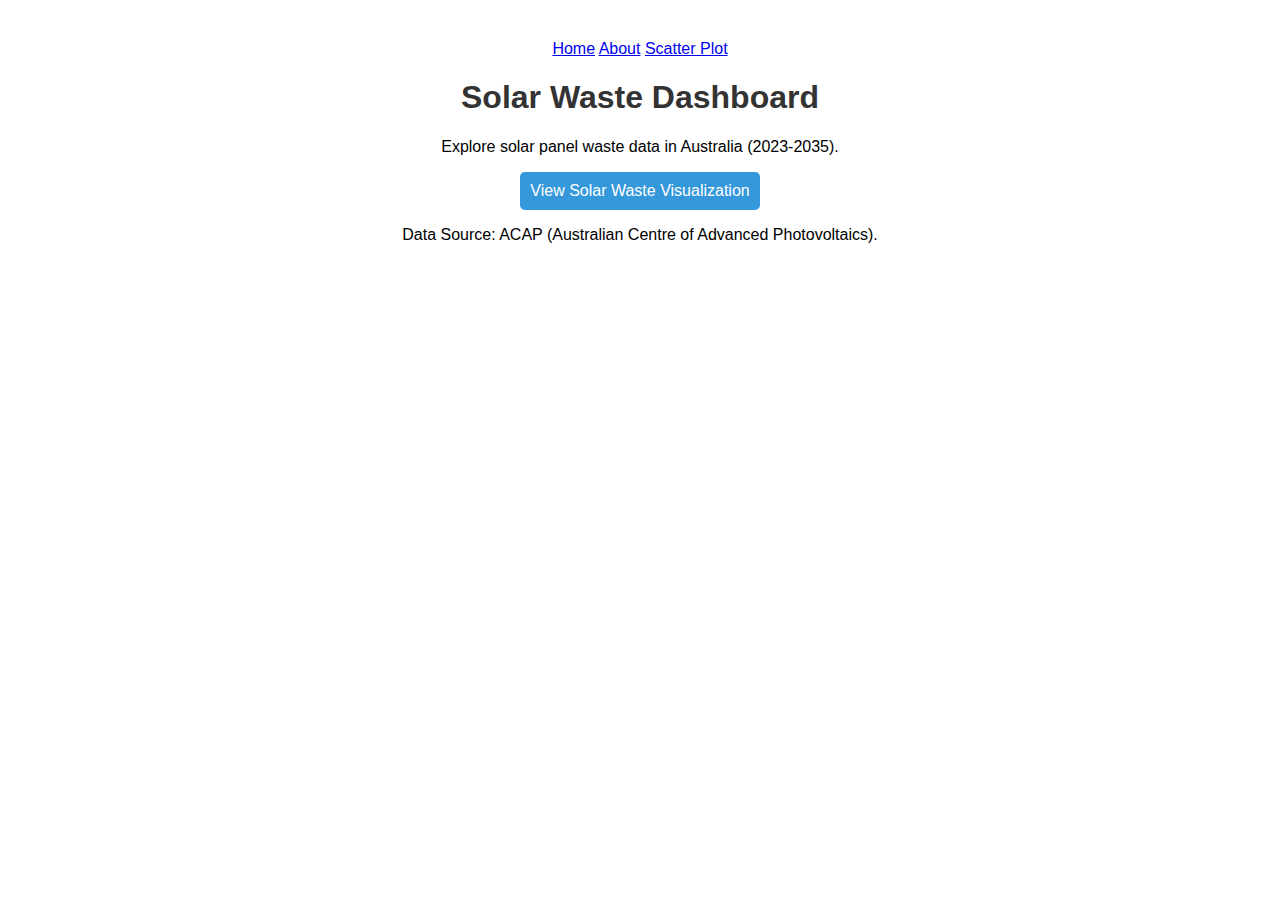
<file: docs/index.html>
<!DOCTYPE html>
<html lang="en">
<head>
    <meta charset="UTF-8">
    <meta name="viewport" content="width=device-width, initial-scale=1.0">
    <title>Solar Waste Dashboard</title>
    <style>
        body { font-family: Arial, sans-serif; margin: 40px; text-align: center; }
        h1 { color: #333; }
        .plot-link { display: inline-block; padding: 10px; background-color: #3498db; color: white; text-decoration: none; border-radius: 5px; }
        .plot-link:hover { background-color: #2980b9; }
    </style>
</head>
<nav>
    <a href="index.html">Home</a>
    <a href="about.html">About</a>
    <a href="visualization1.html">Scatter Plot</a>
</nav>
<body>
    <h1>Solar Waste Dashboard</h1>
    <p>Explore solar panel waste data in Australia (2023-2035).</p>
    <a class="plot-link" href="visualization.html">View Solar Waste Visualization</a>
    <p>Data Source: ACAP (Australian Centre of Advanced Photovoltaics).</ M.
</body>
</html>
</file>
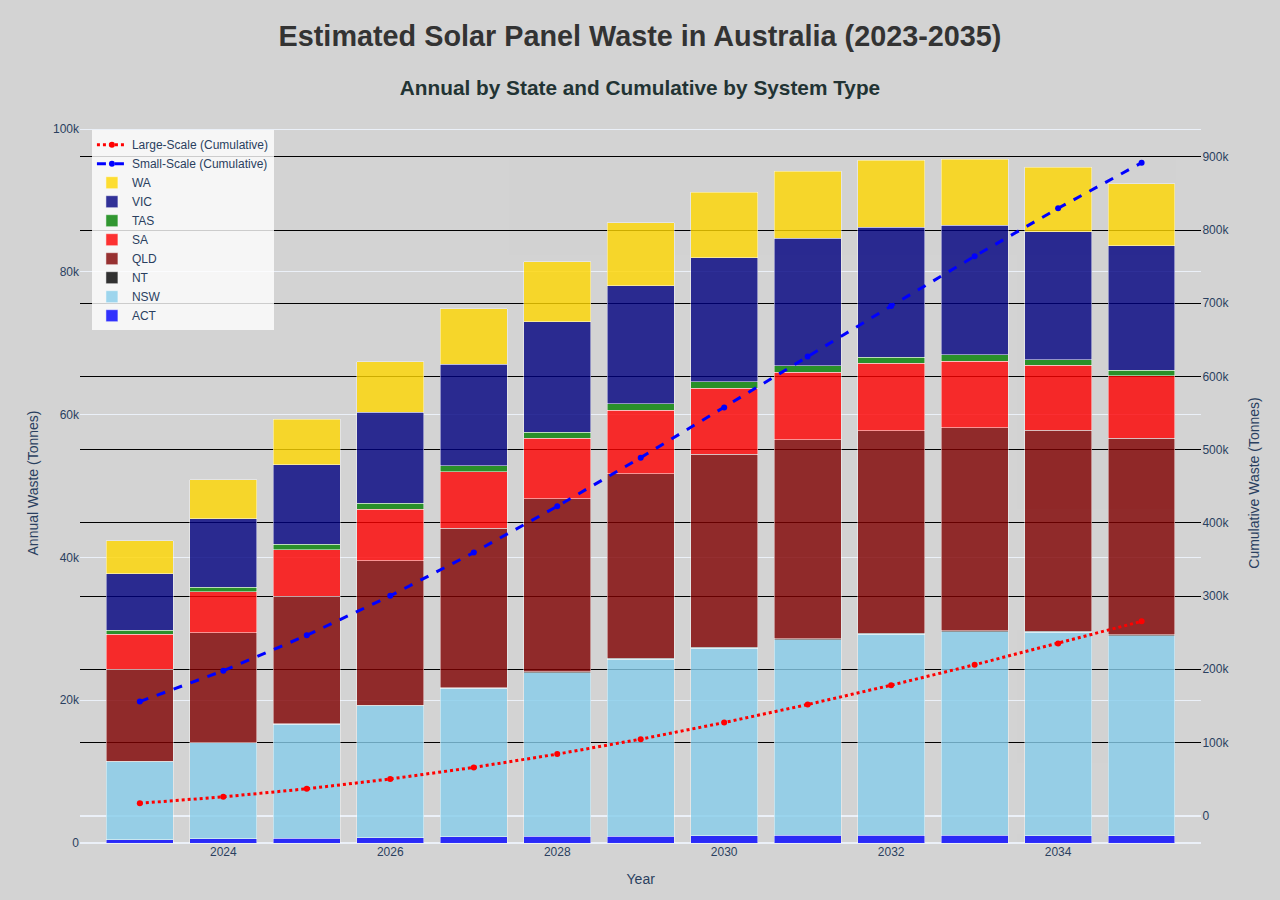
<file: docs/visualization.html>
<!DOCTYPE html>
<html lang="en">
<head>
    <meta charset="UTF-8">
    <meta name="viewport" content="width=device-width, initial-scale=1.0">
    <title>Solar Waste Dashboard</title>
    <script src="https://cdn.plot.ly/plotly-2.34.0.min.js"></script>
    <style>
        body {
            margin: 0;
            padding: 0;
            font-family: Arial, sans-serif;
            display: flex;
            flex-direction: column;
            min-height: 100vh;
            background-color: #d3d3d3;
        }
        h1 {
            text-align: center;
            color: #333;
            margin: 20px 0;
            font-size: 1.8em;
        }
        h2 {
            text-align: center;
            color: #233;
            margin: 3px 0;
            font-size: 1.3em;
        }
        .plotly-graph-div {
            flex: 1;
            width: 100% !important;
            height: calc(100vh - 110px) !important;
        }
        @media (max-width: 600px) {
            h1 { font-size: 1.2em; }
            h2 { font-size: 1.2em; }
            .plotly-graph-div { height: calc(100vh - 60px) !important; }
        }
    </style>
</head>
<body>
    <h1>Estimated Solar Panel Waste in Australia (2023-2035)</h1>
    <h2>Annual by State and Cumulative by System Type</h2>
    <div>                        <script type="text/javascript">window.PlotlyConfig = {MathJaxConfig: 'local'};</script>
        <script charset="utf-8" src="https://cdn.plot.ly/plotly-2.32.0.min.js"></script>                <div id="ec3f061e-db12-4b77-b89e-232fbc4a9c8e" class="plotly-graph-div" style="height:100%; width:100%;"></div>            <script type="text/javascript">                                    window.PLOTLYENV=window.PLOTLYENV || {};                                    if (document.getElementById("ec3f061e-db12-4b77-b89e-232fbc4a9c8e")) {                    Plotly.newPlot(                        "ec3f061e-db12-4b77-b89e-232fbc4a9c8e",                        [{"marker":{"color":"#0000FF"},"name":"ACT","opacity":0.8,"x":[2023,2024,2025,2026,2027,2028,2029,2030,2031,2032,2033,2034,2035],"y":[469,567,664,757,843,918,980,1027,1056,1069,1063,1041,1004],"type":"bar","xaxis":"x","yaxis":"y"},{"marker":{"color":"#87CEEB"},"name":"NSW","opacity":0.8,"x":[2023,2024,2025,2026,2027,2028,2029,2030,2031,2032,2033,2034,2035],"y":[10948,13463,16004,18483,20818,22938,24779,26289,27429,28177,28523,28473,28048],"type":"bar","xaxis":"x","yaxis":"y"},{"marker":{"color":"#000000"},"name":"NT","opacity":0.8,"x":[2023,2024,2025,2026,2027,2028,2029,2030,2031,2032,2033,2034,2035],"y":[28,42,57,72,88,103,116,128,137,144,148,149,148],"type":"bar","xaxis":"x","yaxis":"y"},{"marker":{"color":"#800000"},"name":"QLD","opacity":0.8,"x":[2023,2024,2025,2026,2027,2028,2029,2030,2031,2032,2033,2034,2035],"y":[12889,15390,17854,20199,22350,24243,25824,27053,27904,28365,28438,28139,27496],"type":"bar","xaxis":"x","yaxis":"y"},{"marker":{"color":"#FF0000"},"name":"SA","opacity":0.8,"x":[2023,2024,2025,2026,2027,2028,2029,2030,2031,2032,2033,2034,2035],"y":[4893,5725,6528,7272,7932,8489,8926,9232,9401,9432,9330,9103,8766],"type":"bar","xaxis":"x","yaxis":"y"},{"marker":{"color":"#008000"},"name":"TAS","opacity":0.8,"x":[2023,2024,2025,2026,2027,2028,2029,2030,2031,2032,2033,2034,2035],"y":[559,640,715,781,836,878,905,918,915,898,868,827,776],"type":"bar","xaxis":"x","yaxis":"y"},{"marker":{"color":"#000080"},"name":"VIC","opacity":0.8,"x":[2023,2024,2025,2026,2027,2028,2029,2030,2031,2032,2033,2034,2035],"y":[7924,9570,11202,12762,14196,15458,16511,17323,17875,18157,18172,17929,17449],"type":"bar","xaxis":"x","yaxis":"y"},{"marker":{"color":"#FFD700"},"name":"WA","opacity":0.8,"x":[2023,2024,2025,2026,2027,2028,2029,2030,2031,2032,2033,2034,2035],"y":[4611,5475,6316,7102,7805,8400,8868,9195,9373,9401,9283,9029,8654],"type":"bar","xaxis":"x","yaxis":"y"},{"line":{"color":"blue","dash":"dash","width":3},"name":"Small-Scale (Cumulative)","x":[2023,2024,2025,2026,2027,2028,2029,2030,2031,2032,2033,2034,2035],"y":[155754,197901,246223,300260,359338,422602,489052,557590,627061,696304,764200,829716,891942],"type":"scatter","xaxis":"x","yaxis":"y2"},{"line":{"color":"red","dash":"dot","width":3},"name":"Large-Scale (Cumulative)","x":[2023,2024,2025,2026,2027,2028,2029,2030,2031,2032,2033,2034,2035],"y":[16839,25572,36599,49999,65799,83971,104438,127073,151703,178113,206050,235232,265353],"type":"scatter","xaxis":"x","yaxis":"y2"}],                        {"template":{"data":{"barpolar":[{"marker":{"line":{"color":"white","width":0.5},"pattern":{"fillmode":"overlay","size":10,"solidity":0.2}},"type":"barpolar"}],"bar":[{"error_x":{"color":"#2a3f5f"},"error_y":{"color":"#2a3f5f"},"marker":{"line":{"color":"white","width":0.5},"pattern":{"fillmode":"overlay","size":10,"solidity":0.2}},"type":"bar"}],"carpet":[{"aaxis":{"endlinecolor":"#2a3f5f","gridcolor":"#C8D4E3","linecolor":"#C8D4E3","minorgridcolor":"#C8D4E3","startlinecolor":"#2a3f5f"},"baxis":{"endlinecolor":"#2a3f5f","gridcolor":"#C8D4E3","linecolor":"#C8D4E3","minorgridcolor":"#C8D4E3","startlinecolor":"#2a3f5f"},"type":"carpet"}],"choropleth":[{"colorbar":{"outlinewidth":0,"ticks":""},"type":"choropleth"}],"contourcarpet":[{"colorbar":{"outlinewidth":0,"ticks":""},"type":"contourcarpet"}],"contour":[{"colorbar":{"outlinewidth":0,"ticks":""},"colorscale":[[0.0,"#0d0887"],[0.1111111111111111,"#46039f"],[0.2222222222222222,"#7201a8"],[0.3333333333333333,"#9c179e"],[0.4444444444444444,"#bd3786"],[0.5555555555555556,"#d8576b"],[0.6666666666666666,"#ed7953"],[0.7777777777777778,"#fb9f3a"],[0.8888888888888888,"#fdca26"],[1.0,"#f0f921"]],"type":"contour"}],"heatmapgl":[{"colorbar":{"outlinewidth":0,"ticks":""},"colorscale":[[0.0,"#0d0887"],[0.1111111111111111,"#46039f"],[0.2222222222222222,"#7201a8"],[0.3333333333333333,"#9c179e"],[0.4444444444444444,"#bd3786"],[0.5555555555555556,"#d8576b"],[0.6666666666666666,"#ed7953"],[0.7777777777777778,"#fb9f3a"],[0.8888888888888888,"#fdca26"],[1.0,"#f0f921"]],"type":"heatmapgl"}],"heatmap":[{"colorbar":{"outlinewidth":0,"ticks":""},"colorscale":[[0.0,"#0d0887"],[0.1111111111111111,"#46039f"],[0.2222222222222222,"#7201a8"],[0.3333333333333333,"#9c179e"],[0.4444444444444444,"#bd3786"],[0.5555555555555556,"#d8576b"],[0.6666666666666666,"#ed7953"],[0.7777777777777778,"#fb9f3a"],[0.8888888888888888,"#fdca26"],[1.0,"#f0f921"]],"type":"heatmap"}],"histogram2dcontour":[{"colorbar":{"outlinewidth":0,"ticks":""},"colorscale":[[0.0,"#0d0887"],[0.1111111111111111,"#46039f"],[0.2222222222222222,"#7201a8"],[0.3333333333333333,"#9c179e"],[0.4444444444444444,"#bd3786"],[0.5555555555555556,"#d8576b"],[0.6666666666666666,"#ed7953"],[0.7777777777777778,"#fb9f3a"],[0.8888888888888888,"#fdca26"],[1.0,"#f0f921"]],"type":"histogram2dcontour"}],"histogram2d":[{"colorbar":{"outlinewidth":0,"ticks":""},"colorscale":[[0.0,"#0d0887"],[0.1111111111111111,"#46039f"],[0.2222222222222222,"#7201a8"],[0.3333333333333333,"#9c179e"],[0.4444444444444444,"#bd3786"],[0.5555555555555556,"#d8576b"],[0.6666666666666666,"#ed7953"],[0.7777777777777778,"#fb9f3a"],[0.8888888888888888,"#fdca26"],[1.0,"#f0f921"]],"type":"histogram2d"}],"histogram":[{"marker":{"pattern":{"fillmode":"overlay","size":10,"solidity":0.2}},"type":"histogram"}],"mesh3d":[{"colorbar":{"outlinewidth":0,"ticks":""},"type":"mesh3d"}],"parcoords":[{"line":{"colorbar":{"outlinewidth":0,"ticks":""}},"type":"parcoords"}],"pie":[{"automargin":true,"type":"pie"}],"scatter3d":[{"line":{"colorbar":{"outlinewidth":0,"ticks":""}},"marker":{"colorbar":{"outlinewidth":0,"ticks":""}},"type":"scatter3d"}],"scattercarpet":[{"marker":{"colorbar":{"outlinewidth":0,"ticks":""}},"type":"scattercarpet"}],"scattergeo":[{"marker":{"colorbar":{"outlinewidth":0,"ticks":""}},"type":"scattergeo"}],"scattergl":[{"marker":{"colorbar":{"outlinewidth":0,"ticks":""}},"type":"scattergl"}],"scattermapbox":[{"marker":{"colorbar":{"outlinewidth":0,"ticks":""}},"type":"scattermapbox"}],"scatterpolargl":[{"marker":{"colorbar":{"outlinewidth":0,"ticks":""}},"type":"scatterpolargl"}],"scatterpolar":[{"marker":{"colorbar":{"outlinewidth":0,"ticks":""}},"type":"scatterpolar"}],"scatter":[{"fillpattern":{"fillmode":"overlay","size":10,"solidity":0.2},"type":"scatter"}],"scatterternary":[{"marker":{"colorbar":{"outlinewidth":0,"ticks":""}},"type":"scatterternary"}],"surface":[{"colorbar":{"outlinewidth":0,"ticks":""},"colorscale":[[0.0,"#0d0887"],[0.1111111111111111,"#46039f"],[0.2222222222222222,"#7201a8"],[0.3333333333333333,"#9c179e"],[0.4444444444444444,"#bd3786"],[0.5555555555555556,"#d8576b"],[0.6666666666666666,"#ed7953"],[0.7777777777777778,"#fb9f3a"],[0.8888888888888888,"#fdca26"],[1.0,"#f0f921"]],"type":"surface"}],"table":[{"cells":{"fill":{"color":"#EBF0F8"},"line":{"color":"white"}},"header":{"fill":{"color":"#C8D4E3"},"line":{"color":"white"}},"type":"table"}]},"layout":{"annotationdefaults":{"arrowcolor":"#2a3f5f","arrowhead":0,"arrowwidth":1},"autotypenumbers":"strict","coloraxis":{"colorbar":{"outlinewidth":0,"ticks":""}},"colorscale":{"diverging":[[0,"#8e0152"],[0.1,"#c51b7d"],[0.2,"#de77ae"],[0.3,"#f1b6da"],[0.4,"#fde0ef"],[0.5,"#f7f7f7"],[0.6,"#e6f5d0"],[0.7,"#b8e186"],[0.8,"#7fbc41"],[0.9,"#4d9221"],[1,"#276419"]],"sequential":[[0.0,"#0d0887"],[0.1111111111111111,"#46039f"],[0.2222222222222222,"#7201a8"],[0.3333333333333333,"#9c179e"],[0.4444444444444444,"#bd3786"],[0.5555555555555556,"#d8576b"],[0.6666666666666666,"#ed7953"],[0.7777777777777778,"#fb9f3a"],[0.8888888888888888,"#fdca26"],[1.0,"#f0f921"]],"sequentialminus":[[0.0,"#0d0887"],[0.1111111111111111,"#46039f"],[0.2222222222222222,"#7201a8"],[0.3333333333333333,"#9c179e"],[0.4444444444444444,"#bd3786"],[0.5555555555555556,"#d8576b"],[0.6666666666666666,"#ed7953"],[0.7777777777777778,"#fb9f3a"],[0.8888888888888888,"#fdca26"],[1.0,"#f0f921"]]},"colorway":["#636efa","#EF553B","#00cc96","#ab63fa","#FFA15A","#19d3f3","#FF6692","#B6E880","#FF97FF","#FECB52"],"font":{"color":"#2a3f5f"},"geo":{"bgcolor":"white","lakecolor":"white","landcolor":"white","showlakes":true,"showland":true,"subunitcolor":"#C8D4E3"},"hoverlabel":{"align":"left"},"hovermode":"closest","mapbox":{"style":"light"},"paper_bgcolor":"white","plot_bgcolor":"white","polar":{"angularaxis":{"gridcolor":"#EBF0F8","linecolor":"#EBF0F8","ticks":""},"bgcolor":"white","radialaxis":{"gridcolor":"#EBF0F8","linecolor":"#EBF0F8","ticks":""}},"scene":{"xaxis":{"backgroundcolor":"white","gridcolor":"#DFE8F3","gridwidth":2,"linecolor":"#EBF0F8","showbackground":true,"ticks":"","zerolinecolor":"#EBF0F8"},"yaxis":{"backgroundcolor":"white","gridcolor":"#DFE8F3","gridwidth":2,"linecolor":"#EBF0F8","showbackground":true,"ticks":"","zerolinecolor":"#EBF0F8"},"zaxis":{"backgroundcolor":"white","gridcolor":"#DFE8F3","gridwidth":2,"linecolor":"#EBF0F8","showbackground":true,"ticks":"","zerolinecolor":"#EBF0F8"}},"shapedefaults":{"line":{"color":"#2a3f5f"}},"ternary":{"aaxis":{"gridcolor":"#DFE8F3","linecolor":"#A2B1C6","ticks":""},"baxis":{"gridcolor":"#DFE8F3","linecolor":"#A2B1C6","ticks":""},"bgcolor":"white","caxis":{"gridcolor":"#DFE8F3","linecolor":"#A2B1C6","ticks":""}},"title":{"x":0.05},"xaxis":{"automargin":true,"gridcolor":"#EBF0F8","linecolor":"#EBF0F8","ticks":"","title":{"standoff":15},"zerolinecolor":"#EBF0F8","zerolinewidth":2},"yaxis":{"automargin":true,"gridcolor":"#EBF0F8","linecolor":"#EBF0F8","ticks":"","title":{"standoff":15},"zerolinecolor":"#EBF0F8","zerolinewidth":2}}},"xaxis":{"anchor":"y","domain":[0.0,0.94],"title":{"text":"Year"}},"yaxis":{"anchor":"x","domain":[0.0,1.0],"title":{"text":"Annual Waste (Tonnes)","standoff":5}},"yaxis2":{"anchor":"x","overlaying":"y","side":"right","title":{"text":"Cumulative Waste (Tonnes)","standoff":20},"gridcolor":"black"},"legend":{"x":0.01,"y":0.99,"bgcolor":"rgba(255,255,255,0.8)"},"margin":{"l":80,"r":7,"t":20,"b":50},"barmode":"stack","paper_bgcolor":"#d3d3d3","plot_bgcolor":"#d3d3d3","autosize":true},                        {"responsive": true}                    )                };                            </script>        </div>
    <script>
        // Get the Plotly plot div (assuming it's the first plotly-graph-div)
        var plotDiv = document.getElementsByClassName('plotly-graph-div')[0];

        // Listen for legend click events
        plotDiv.on('plotly_legendclick', function(data) {
            // Check visibility of cumulative waste traces (last two traces: Small-Scale and Large-Scale)
            var smallScaleVisible = data.data[data.data.length - 2].visible === true;
            var largeScaleVisible = data.data[data.data.length - 1].visible === true;

            // Determine if secondary y-axis should be visible
            var showSecondaryAxis = smallScaleVisible || largeScaleVisible;

            // Update layout to show/hide secondary y-axis
            Plotly.relayout(plotDiv, {
                'yaxis2.showticklabels': showSecondaryAxis,
                'yaxis2.ticks': showSecondaryAxis ? 'outside' : '',
                'yaxis2.gridcolor': showSecondaryAxis ? 'black' : null,
                'yaxis2.title.text': showSecondaryAxis ? 'Cumulative Waste (Tonnes)' : '',
                'yaxis2.showgrid': showSecondaryAxis
            });

            // Return false to prevent default legend click behavior (if needed)
            return true;
        });
    </script>
</body>
</html>
</file>
